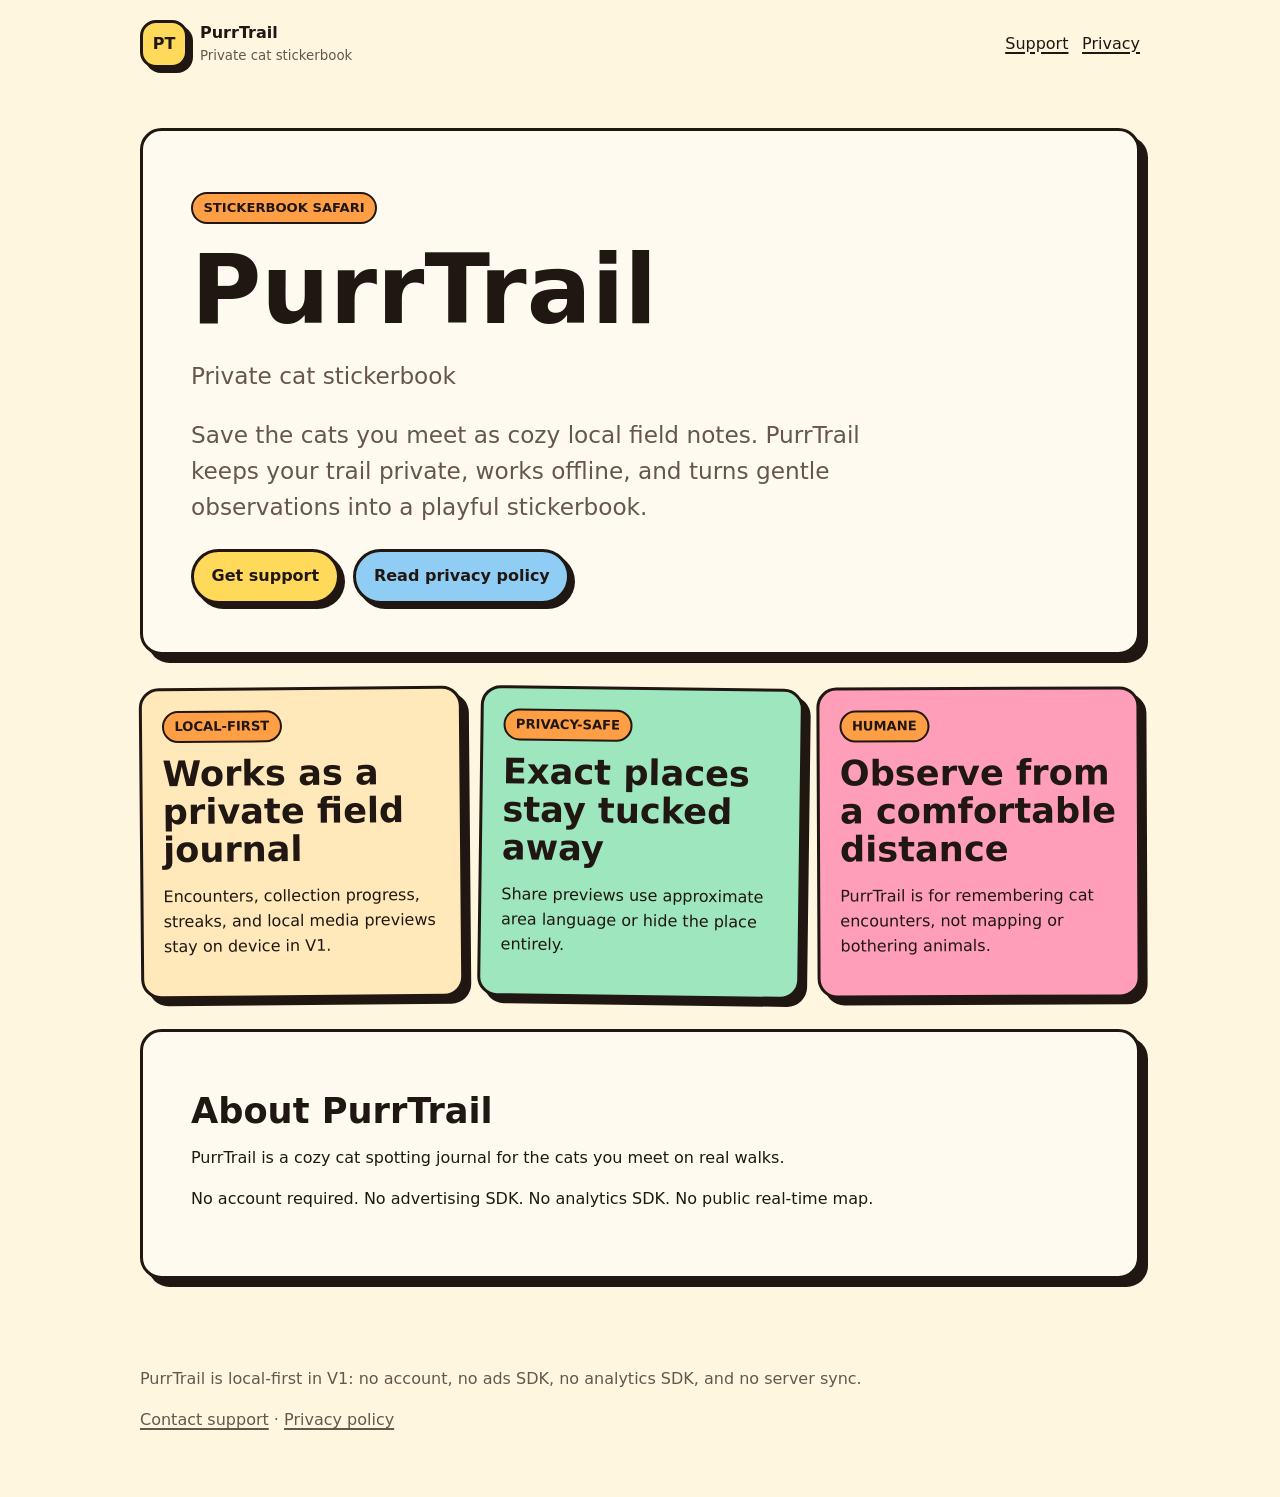
<file: index.html>
<!doctype html>
<html lang="en">
<head>
  <!-- Generated by scripts/generate_release_site.rb. Do not edit manually. -->
  <meta charset="utf-8">
  <meta name="viewport" content="width=device-width, initial-scale=1">
  <title>PurrTrail</title>
  <meta name="description" content="Save the cats you meet as cozy local field notes. PurrTrail keeps your trail private, works offline, and turns gentle observations into a playful stickerbook.">
  <meta name="robots" content="index,follow">
  <link rel="canonical" href="https://purrtrail.app/">
  <link rel="stylesheet" href="assets/styles.css">
</head>
<body>
  <a class="skip-link" href="#main">Skip to content</a>
  <header class="site-header">
    <a class="brand" href="./" aria-label="PurrTrail home">
      <span class="brand-mark" aria-hidden="true">PT</span>
      <span>
        <strong>PurrTrail</strong>
        <small>Private cat stickerbook</small>
      </span>
    </a>
    <nav aria-label="Main navigation">
      <a href="support/">Support</a>
      <a href="privacy/">Privacy</a>
    </nav>
  </header>

  <main id="main">
<section class="hero">
  <p class="eyebrow">Stickerbook Safari</p>
  <h1>PurrTrail</h1>
  <p class="subtitle">Private cat stickerbook</p>
  <p class="lede">Save the cats you meet as cozy local field notes. PurrTrail keeps your trail private, works offline, and turns gentle observations into a playful stickerbook.</p>
  <div class="actions">
    <a class="button primary" href="support/">Get support</a>
    <a class="button secondary" href="privacy/">Read privacy policy</a>
  </div>
</section>

<section class="card-grid" aria-label="PurrTrail principles">
  <article class="sticker-card">
    <span class="stamp">Local-first</span>
    <h2>Works as a private field journal</h2>
    <p>Encounters, collection progress, streaks, and local media previews stay on device in V1.</p>
  </article>
  <article class="sticker-card mint">
    <span class="stamp">Privacy-safe</span>
    <h2>Exact places stay tucked away</h2>
    <p>Share previews use approximate area language or hide the place entirely.</p>
  </article>
  <article class="sticker-card pink">
    <span class="stamp">Humane</span>
    <h2>Observe from a comfortable distance</h2>
    <p>PurrTrail is for remembering cat encounters, not mapping or bothering animals.</p>
  </article>
</section>

<section class="paper-note">
  <h2>About PurrTrail</h2>
  <p>PurrTrail is a cozy cat spotting journal for the cats you meet on real walks.</p>
  <p>No account required. No advertising SDK. No analytics SDK. No public real-time map.</p>
</section>

  </main>

  <footer class="site-footer">
    <p>PurrTrail is local-first in V1: no account, no ads SDK, no analytics SDK, and no server sync.</p>
    <p><a href="support/">Contact support</a> · <a href="privacy/">Privacy policy</a></p>
  </footer>
</body>
</html>
</file>
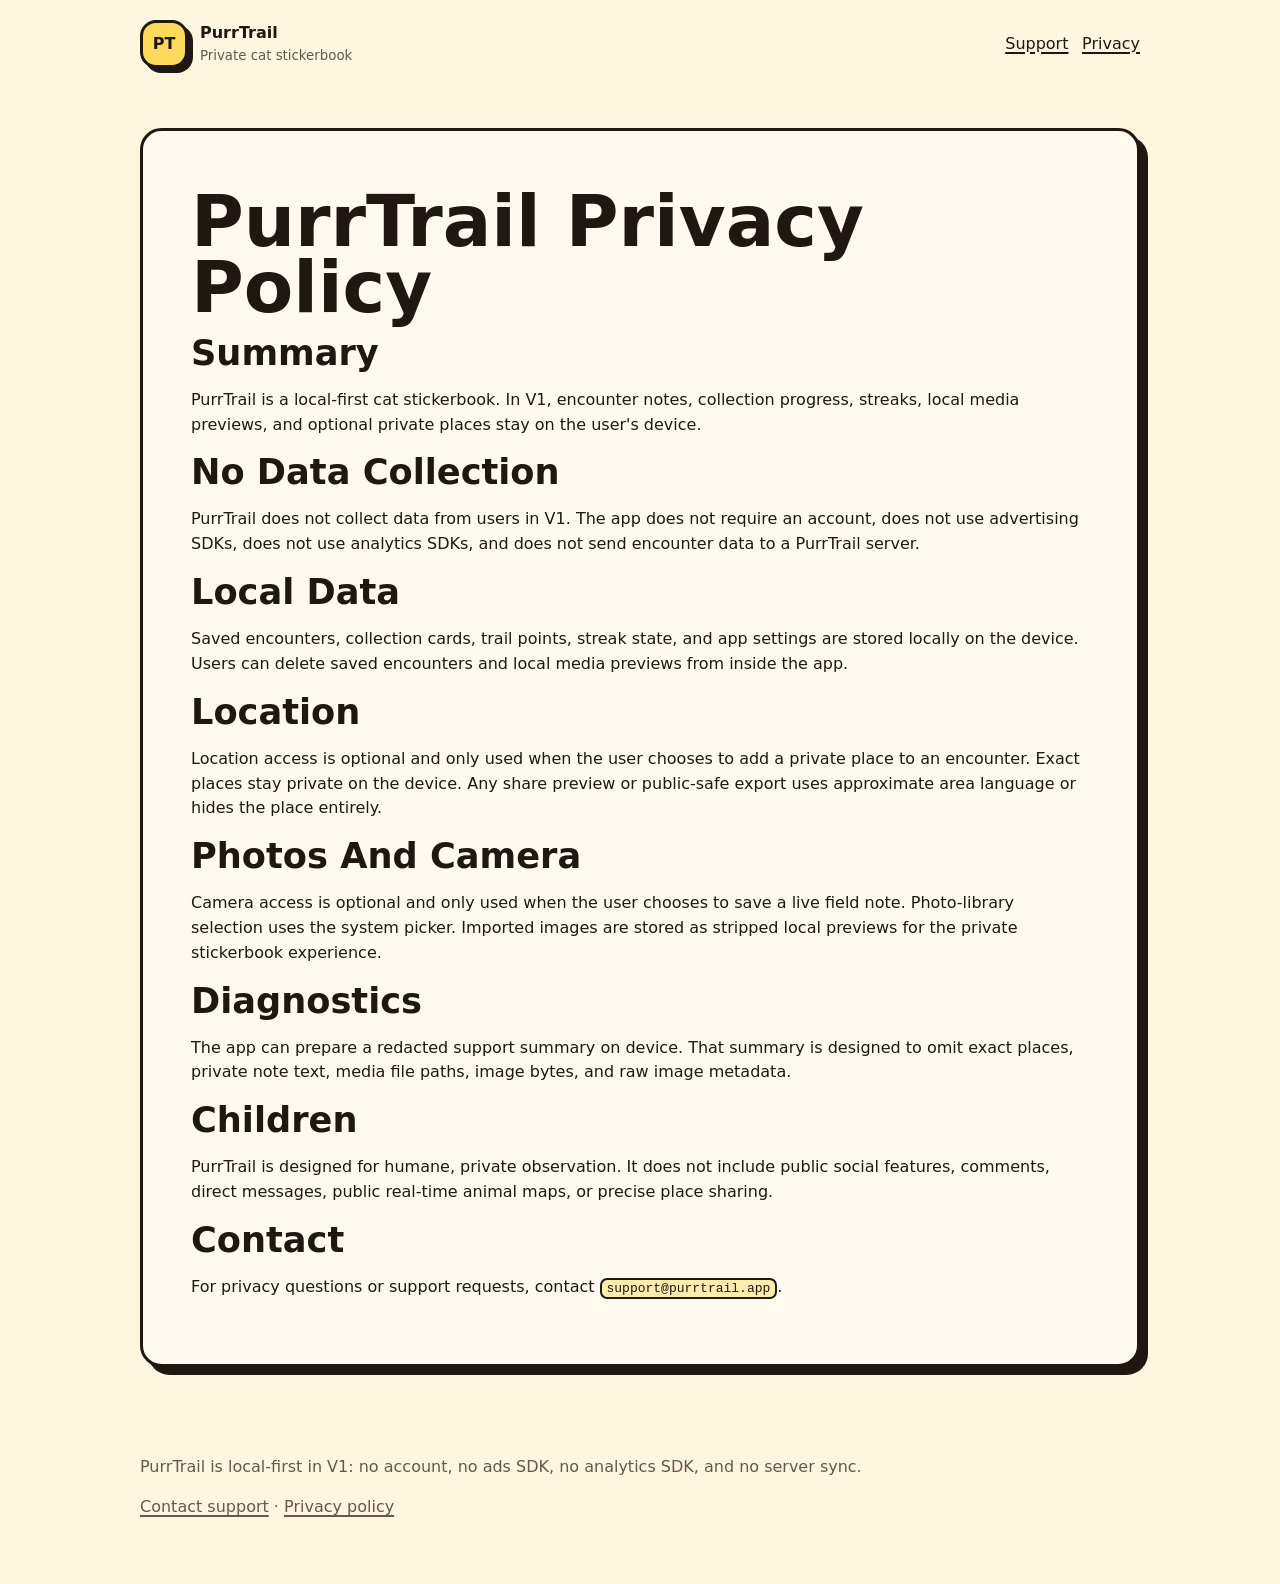
<file: privacy/index.html>
<!doctype html>
<html lang="en">
<head>
  <!-- Generated by scripts/generate_release_site.rb. Do not edit manually. -->
  <meta charset="utf-8">
  <meta name="viewport" content="width=device-width, initial-scale=1">
  <title>PurrTrail Privacy Policy</title>
  <meta name="description" content="Privacy policy for the local-first PurrTrail iOS app.">
  <meta name="robots" content="index,follow">
  <link rel="canonical" href="https://purrtrail.app/privacy">
  <link rel="stylesheet" href="../assets/styles.css">
</head>
<body>
  <a class="skip-link" href="#main">Skip to content</a>
  <header class="site-header">
    <a class="brand" href="../" aria-label="PurrTrail home">
      <span class="brand-mark" aria-hidden="true">PT</span>
      <span>
        <strong>PurrTrail</strong>
        <small>Private cat stickerbook</small>
      </span>
    </a>
    <nav aria-label="Main navigation">
      <a href="../support/">Support</a>
      <a href="../privacy/">Privacy</a>
    </nav>
  </header>

  <main id="main">
<section class="content-page">
<h1>PurrTrail Privacy Policy</h1>

<h2>Summary</h2>

<p>PurrTrail is a local-first cat stickerbook. In V1, encounter notes, collection progress, streaks, local media previews, and optional private places stay on the user&#39;s device.</p>

<h2>No Data Collection</h2>

<p>PurrTrail does not collect data from users in V1. The app does not require an account, does not use advertising SDKs, does not use analytics SDKs, and does not send encounter data to a PurrTrail server.</p>

<h2>Local Data</h2>

<p>Saved encounters, collection cards, trail points, streak state, and app settings are stored locally on the device. Users can delete saved encounters and local media previews from inside the app.</p>

<h2>Location</h2>

<p>Location access is optional and only used when the user chooses to add a private place to an encounter. Exact places stay private on the device. Any share preview or public-safe export uses approximate area language or hides the place entirely.</p>

<h2>Photos And Camera</h2>

<p>Camera access is optional and only used when the user chooses to save a live field note. Photo-library selection uses the system picker. Imported images are stored as stripped local previews for the private stickerbook experience.</p>

<h2>Diagnostics</h2>

<p>The app can prepare a redacted support summary on device. That summary is designed to omit exact places, private note text, media file paths, image bytes, and raw image metadata.</p>

<h2>Children</h2>

<p>PurrTrail is designed for humane, private observation. It does not include public social features, comments, direct messages, public real-time animal maps, or precise place sharing.</p>

<h2>Contact</h2>

<p>For privacy questions or support requests, contact <code>support@purrtrail.app</code>.</p>
</section>
  </main>

  <footer class="site-footer">
    <p>PurrTrail is local-first in V1: no account, no ads SDK, no analytics SDK, and no server sync.</p>
    <p><a href="../support/">Contact support</a> · <a href="../privacy/">Privacy policy</a></p>
  </footer>
</body>
</html>
</file>
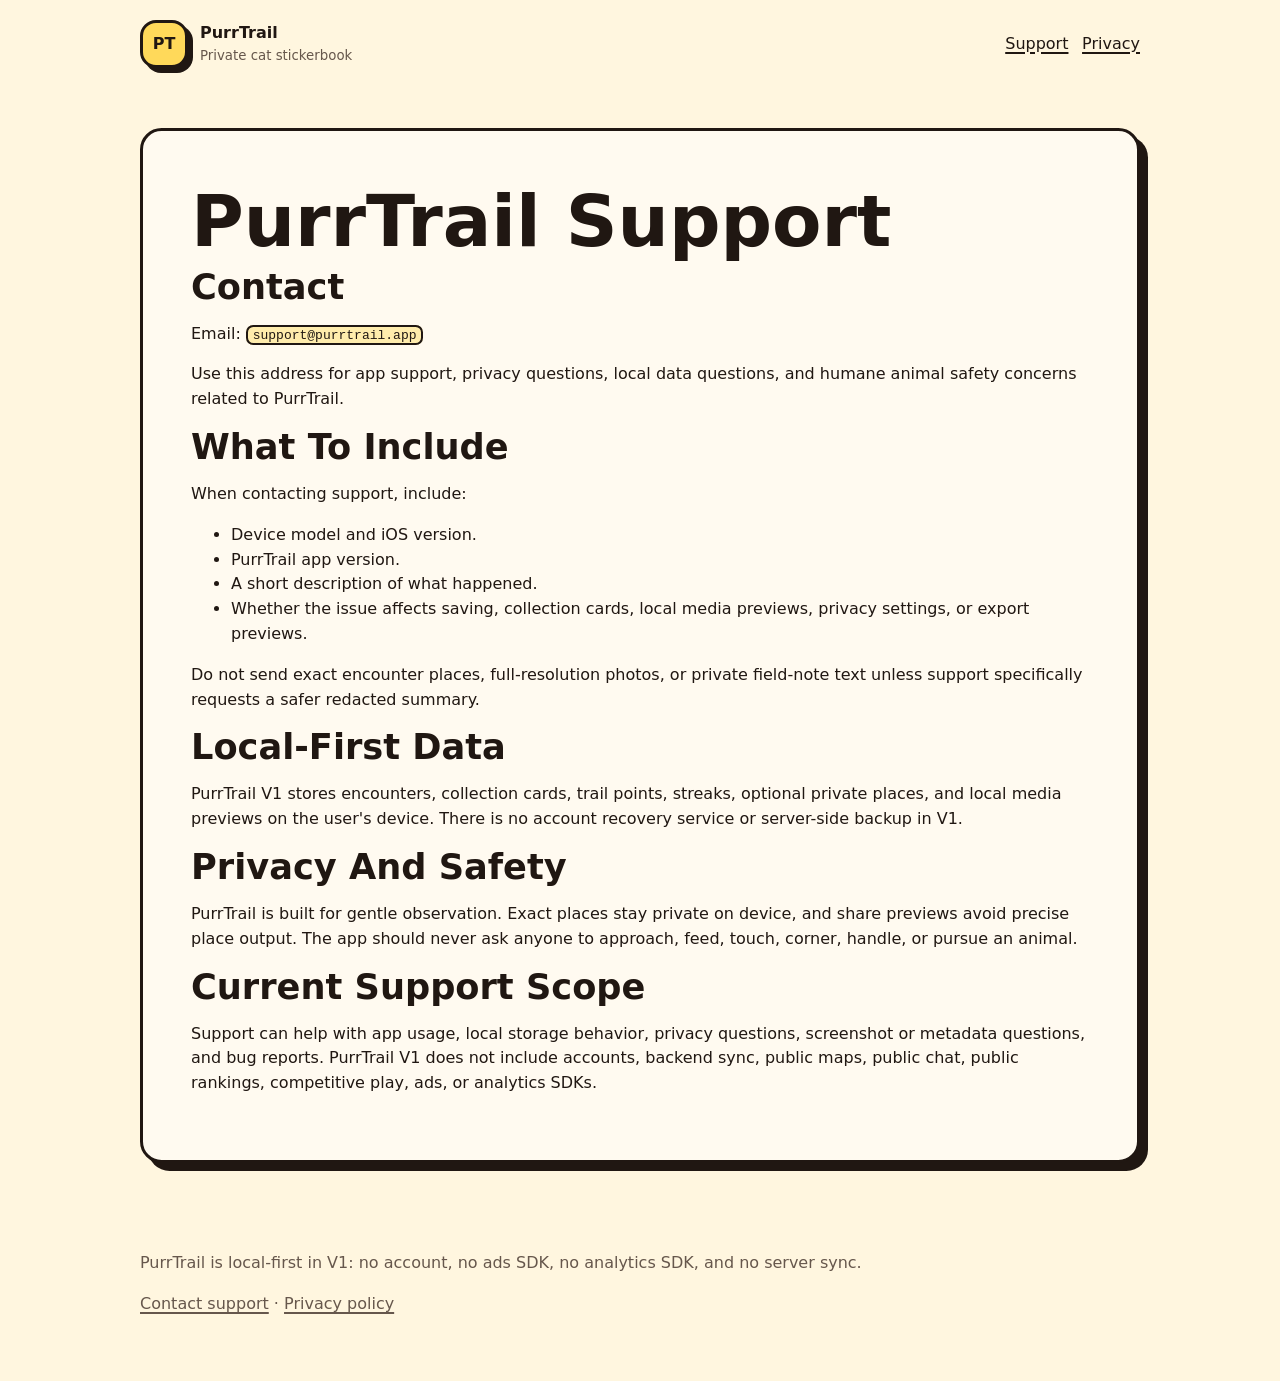
<file: support/index.html>
<!doctype html>
<html lang="en">
<head>
  <!-- Generated by scripts/generate_release_site.rb. Do not edit manually. -->
  <meta charset="utf-8">
  <meta name="viewport" content="width=device-width, initial-scale=1">
  <title>PurrTrail Support</title>
  <meta name="description" content="Support information for the local-first PurrTrail iOS app.">
  <meta name="robots" content="index,follow">
  <link rel="canonical" href="https://purrtrail.app/support">
  <link rel="stylesheet" href="../assets/styles.css">
</head>
<body>
  <a class="skip-link" href="#main">Skip to content</a>
  <header class="site-header">
    <a class="brand" href="../" aria-label="PurrTrail home">
      <span class="brand-mark" aria-hidden="true">PT</span>
      <span>
        <strong>PurrTrail</strong>
        <small>Private cat stickerbook</small>
      </span>
    </a>
    <nav aria-label="Main navigation">
      <a href="../support/">Support</a>
      <a href="../privacy/">Privacy</a>
    </nav>
  </header>

  <main id="main">
<section class="content-page">
<h1>PurrTrail Support</h1>

<h2>Contact</h2>

<p>Email: <code>support@purrtrail.app</code></p>

<p>Use this address for app support, privacy questions, local data questions, and humane animal safety concerns related to PurrTrail.</p>

<h2>What To Include</h2>

<p>When contacting support, include:</p>

<ul>
<li>Device model and iOS version.</li>
<li>PurrTrail app version.</li>
<li>A short description of what happened.</li>
<li>Whether the issue affects saving, collection cards, local media previews, privacy settings, or export previews.</li>
</ul>

<p>Do not send exact encounter places, full-resolution photos, or private field-note text unless support specifically requests a safer redacted summary.</p>

<h2>Local-First Data</h2>

<p>PurrTrail V1 stores encounters, collection cards, trail points, streaks, optional private places, and local media previews on the user&#39;s device. There is no account recovery service or server-side backup in V1.</p>

<h2>Privacy And Safety</h2>

<p>PurrTrail is built for gentle observation. Exact places stay private on device, and share previews avoid precise place output. The app should never ask anyone to approach, feed, touch, corner, handle, or pursue an animal.</p>

<h2>Current Support Scope</h2>

<p>Support can help with app usage, local storage behavior, privacy questions, screenshot or metadata questions, and bug reports. PurrTrail V1 does not include accounts, backend sync, public maps, public chat, public rankings, competitive play, ads, or analytics SDKs.</p>
</section>
  </main>

  <footer class="site-footer">
    <p>PurrTrail is local-first in V1: no account, no ads SDK, no analytics SDK, and no server sync.</p>
    <p><a href="../support/">Contact support</a> · <a href="../privacy/">Privacy policy</a></p>
  </footer>
</body>
</html>
</file>
<file: assets/styles.css>
/* Generated by scripts/generate_release_site.rb. Do not edit manually. */
:root {
  color-scheme: light dark;
  --paper: #fff6df;
  --paper-warm: #ffe9ba;
  --ink: #201712;
  --muted-ink: #66574c;
  --yellow: #ffd95a;
  --blue: #90cdf4;
  --pink: #ff9eb8;
  --mint: #9ee6bd;
  --orange: #ff9f45;
  --shadow: #201712;
  --card: #fffaf0;
  --outline: #201712;
  --focus: #1d4ed8;
}

@media (prefers-color-scheme: dark) {
  :root {
    --paper: #211b19;
    --paper-warm: #30251f;
    --ink: #fff8ea;
    --muted-ink: #d7c7b2;
    --card: #2a211d;
    --outline: #fff0d0;
    --shadow: #090605;
    --focus: #90cdf4;
  }
}

* {
  box-sizing: border-box;
}

body {
  margin: 0;
  background: var(--paper);
  color: var(--ink);
  font-family: ui-rounded, "SF Pro Rounded", ui-sans-serif, system-ui, -apple-system, BlinkMacSystemFont, "Segoe UI", sans-serif;
  line-height: 1.55;
}

a {
  color: inherit;
  text-decoration-thickness: 0.12em;
  text-underline-offset: 0.18em;
}

a:focus-visible,
button:focus-visible {
  outline: 4px solid var(--focus);
  outline-offset: 4px;
}

.skip-link {
  left: 1rem;
  position: absolute;
  top: -4rem;
  z-index: 10;
}

.skip-link:focus {
  top: 1rem;
}

.site-header,
.site-footer,
main {
  margin: 0 auto;
  max-width: 1040px;
  padding: 1.25rem;
}

.site-header {
  align-items: center;
  display: flex;
  gap: 1rem;
  justify-content: space-between;
}

.brand {
  align-items: center;
  display: inline-flex;
  gap: 0.75rem;
  text-decoration: none;
}

.brand-mark {
  align-items: center;
  background: var(--yellow);
  border: 3px solid var(--outline);
  border-radius: 1rem;
  box-shadow: 5px 5px 0 var(--shadow);
  display: inline-flex;
  font-weight: 900;
  height: 3rem;
  justify-content: center;
  width: 3rem;
}

.brand small {
  color: var(--muted-ink);
  display: block;
}

nav {
  display: flex;
  flex-wrap: wrap;
  gap: 0.85rem;
  justify-content: flex-end;
}

.hero,
.paper-note,
.content-page {
  background: var(--card);
  border: 3px solid var(--outline);
  border-radius: 1.35rem;
  box-shadow: 8px 8px 0 var(--shadow);
  margin: 1.25rem 0 2rem;
  padding: clamp(1.25rem, 4vw, 3rem);
}

.eyebrow,
.stamp {
  background: var(--orange);
  border: 2px solid var(--outline);
  border-radius: 999px;
  color: var(--ink);
  display: inline-block;
  font-size: 0.82rem;
  font-weight: 800;
  letter-spacing: 0;
  padding: 0.25rem 0.65rem;
  text-transform: uppercase;
}

h1 {
  font-size: clamp(2.75rem, 10vw, 6rem);
  line-height: 0.92;
  margin: 0.55rem 0 0.85rem;
}

h2 {
  font-size: clamp(1.45rem, 4vw, 2.2rem);
  line-height: 1.08;
  margin: 0.75rem 0;
}

.subtitle,
.lede {
  color: var(--muted-ink);
  font-size: clamp(1.1rem, 3vw, 1.45rem);
  max-width: 42rem;
}

.actions {
  display: flex;
  flex-wrap: wrap;
  gap: 0.85rem;
  margin-top: 1.5rem;
}

.button {
  border: 3px solid var(--outline);
  border-radius: 999px;
  box-shadow: 5px 5px 0 var(--shadow);
  display: inline-flex;
  font-weight: 850;
  min-height: 48px;
  padding: 0.75rem 1.1rem;
  text-decoration: none;
}

.primary {
  background: var(--yellow);
}

.secondary {
  background: var(--blue);
}

.card-grid {
  display: grid;
  gap: 1rem;
  grid-template-columns: repeat(auto-fit, minmax(220px, 1fr));
  margin: 2rem 0;
}

.sticker-card {
  background: var(--paper-warm);
  border: 3px solid var(--outline);
  border-radius: 1.25rem;
  box-shadow: 7px 7px 0 var(--shadow);
  padding: 1.25rem;
  transform: rotate(-0.5deg);
}

.sticker-card:nth-child(2) {
  transform: rotate(0.75deg);
}

.sticker-card:nth-child(3) {
  transform: rotate(-0.25deg);
}

.sticker-card.mint {
  background: var(--mint);
}

.sticker-card.pink {
  background: var(--pink);
}

.content-page h1 {
  font-size: clamp(2.25rem, 8vw, 4.5rem);
}

.content-page code {
  background: color-mix(in srgb, var(--yellow) 45%, transparent);
  border: 2px solid var(--outline);
  border-radius: 0.45rem;
  padding: 0.05rem 0.3rem;
}

.site-footer {
  color: var(--muted-ink);
  padding-bottom: 3rem;
}

@media (prefers-reduced-motion: reduce) {
  *,
  *::before,
  *::after {
    scroll-behavior: auto !important;
  }

  .sticker-card {
    transform: none;
  }
}

@media (max-width: 640px) {
  .site-header {
    align-items: flex-start;
    flex-direction: column;
  }
}
</file>
